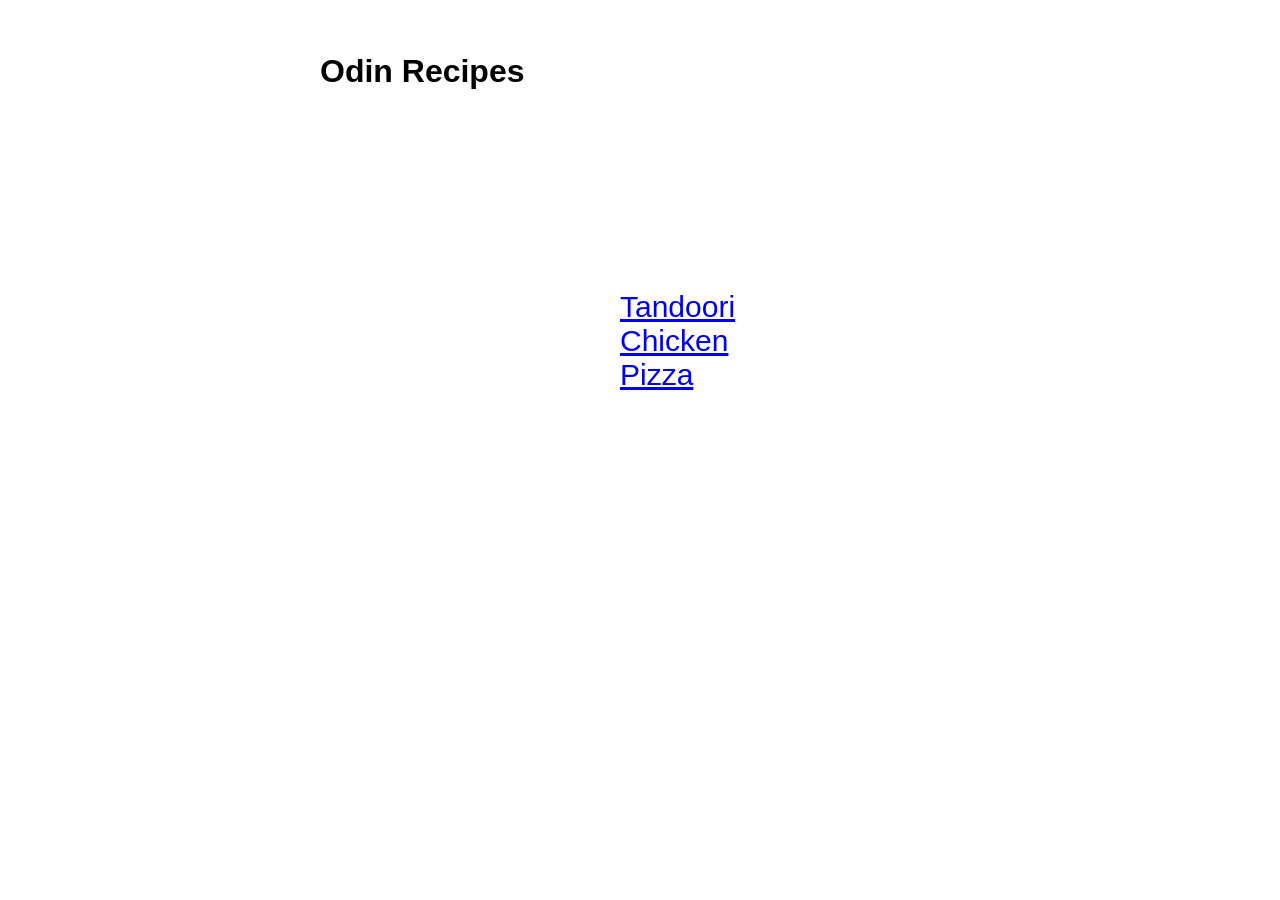
<file: index.html>
<!DOCTYPE html>
<html lang="en">
<head>
    <meta charset="UTF-8">
    <meta name="viewport" content="width=device-width, initial-scale=1.0">
    <title>Odin Recipes</title>
    <link rel="stylesheet" href="styles.css">
</head>
<body>
    <h1>Odin Recipes</h1>
    <ul>
        <li><a href="recipes/tandoori_chicken.html">Tandoori Chicken</a></li>
        <li><a href="recipes/pizza.html">Pizza</a></li>
    </ul>
</body>
</html>
</file>
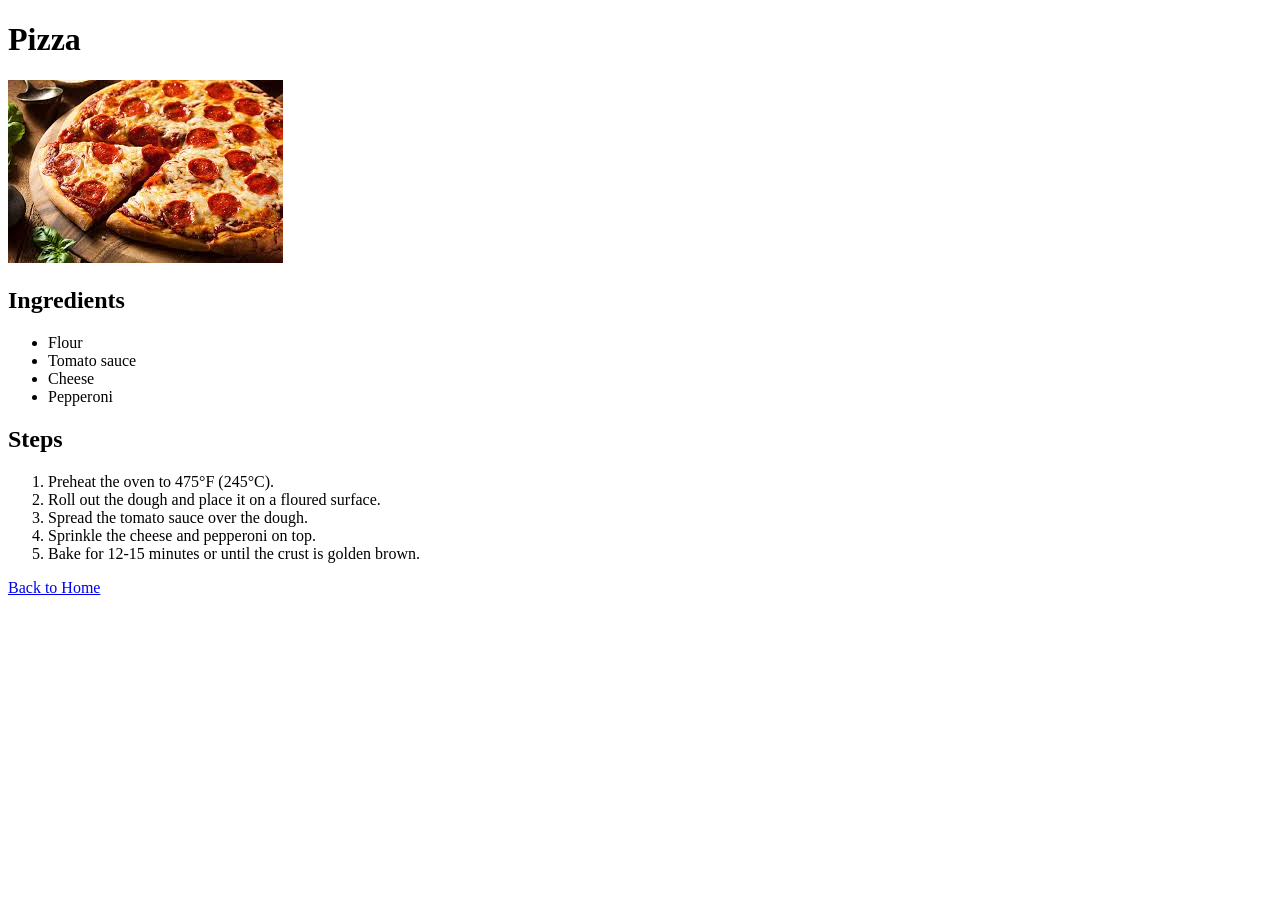
<file: recipes/pizza.html>
<!DOCTYPE html>
<html lang="en">
<head>
    <meta charset="UTF-8">
    <meta name="viewport" content="width=device-width, initial-scale=1.0">
    <title>Pizza</title>
</head>
<body>
    <h1>Pizza</h1>
    <img src="pizza.jpg" alt="Pizza">
    <h2>Ingredients</h2>
    <ul>
        <li>Flour</li>
        <li>Tomato sauce</li>
        <li>Cheese</li>
        <li>Pepperoni</li>
    </ul>
    <h2>Steps</h2>
    <ol>
        <li>Preheat the oven to 475°F (245°C).</li>
        <li>Roll out the dough and place it on a floured surface.</li>
        <li>Spread the tomato sauce over the dough.</li>
        <li>Sprinkle the cheese and pepperoni on top.</li>
        <li>Bake for 12-15 minutes or until the crust is golden brown.</li>
    </ol>
    <a href="../index.html">Back to Home</a>
</body>
</html>
</file>
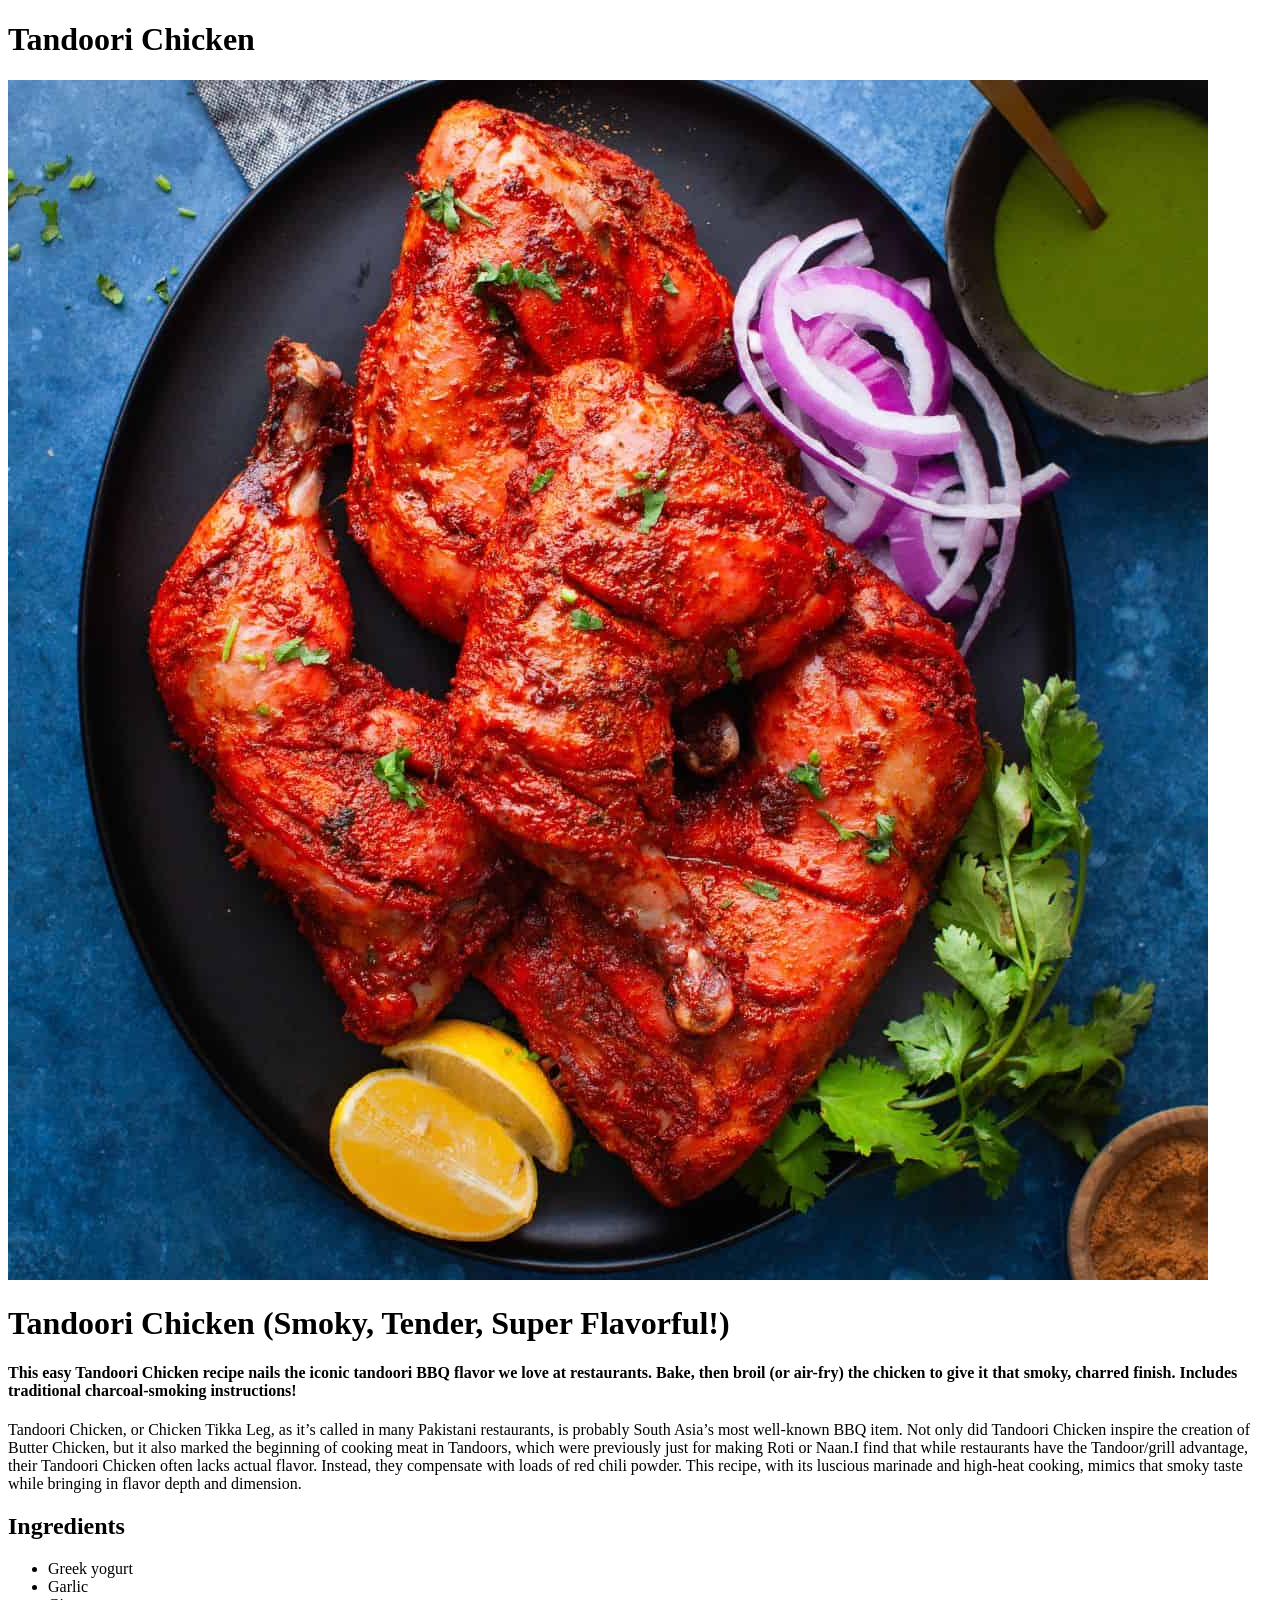
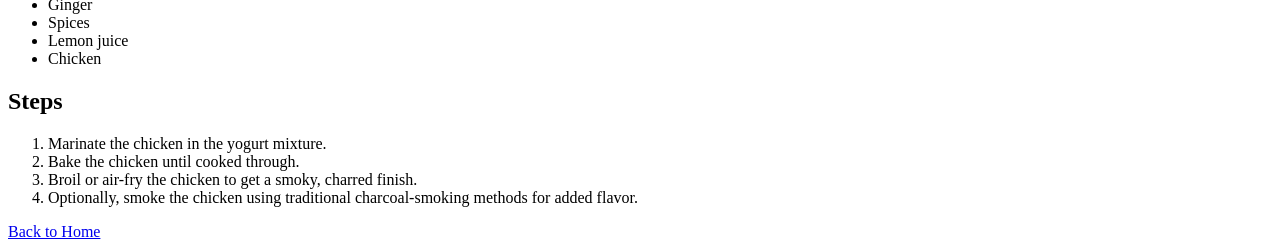
<file: recipes/tandoori_chicken.html>
<!DOCTYPE html>
<html lang="en">
<head>
    <meta charset="UTF-8">
    <meta name="viewport" content="width=device-width, initial-scale=1.0">
    <title>Tandoori Chicken</title>
</head>
<body>
    <h1>Tandoori Chicken</h1>
    <img src="1200-by-1200-images-2.jpg" alt="Tandoori Chicken">
    <h1>Tandoori Chicken (Smoky, Tender, Super Flavorful!) </h1>
    <p><h4>This easy Tandoori Chicken recipe nails the iconic tandoori BBQ flavor we love at restaurants. Bake, then broil (or air-fry) the chicken to give it that smoky, charred finish. Includes traditional charcoal-smoking instructions!</h4></p>
    <p>Tandoori Chicken, or Chicken Tikka Leg, as it’s called in many Pakistani restaurants, is probably South Asia’s most well-known BBQ item. Not only did Tandoori Chicken inspire the creation of Butter Chicken, but it also marked the beginning of cooking meat in Tandoors, which were previously just for making Roti or Naan.I find that while restaurants have the Tandoor/grill advantage, their Tandoori Chicken often lacks actual flavor. Instead, they compensate with loads of red chili powder. This recipe, with its luscious marinade and high-heat cooking, mimics that smoky taste while bringing in flavor depth and dimension.</p>
    <h2>Ingredients</h2>
    <ul>
        <li>Greek yogurt</li>
        <li>Garlic</li>
        <li>Ginger</li>
        <li>Spices</li>
        <li>Lemon juice</li>
        <li>Chicken</li>
    </ul>
    <h2>Steps</h2>
    <ol>
        <li>Marinate the chicken in the yogurt mixture.</li>
        <li>Bake the chicken until cooked through.</li>
        <li>Broil or air-fry the chicken to get a smoky, charred finish.</li>
        <li>Optionally, smoke the chicken using traditional charcoal-smoking methods for added flavor.</li>
    </ol>
    <a href="../index.html">Back to Home</a>
</body>
</html>
</file>
<file: styles.css>
.title{
    color:rgb(255, 221, 128);
    text-align: center;
    font-family:Helvetica;
    font-size: 100px;
    
}



ul{
    list-style-type: none;
    padding-left: 100px;
    margin: 200px;
    text-align: left;
    font-family:Helvetica;
    font-size: 30px;
    text-decoration: none;
    color:rgb(239, 230, 208);
}

ul li a:hover {
    text-decoration: underline;
}

#1{
    color:rgb(255, 255, 255);
    a:hover{
        text-decoration: underline;
    }
}

#2{
    color:rgb(64, 47, 0);
}
body { max-width: 640px; margin: 0 auto; padding: 2rem 1rem; font-family: sans-serif; }
</file>
